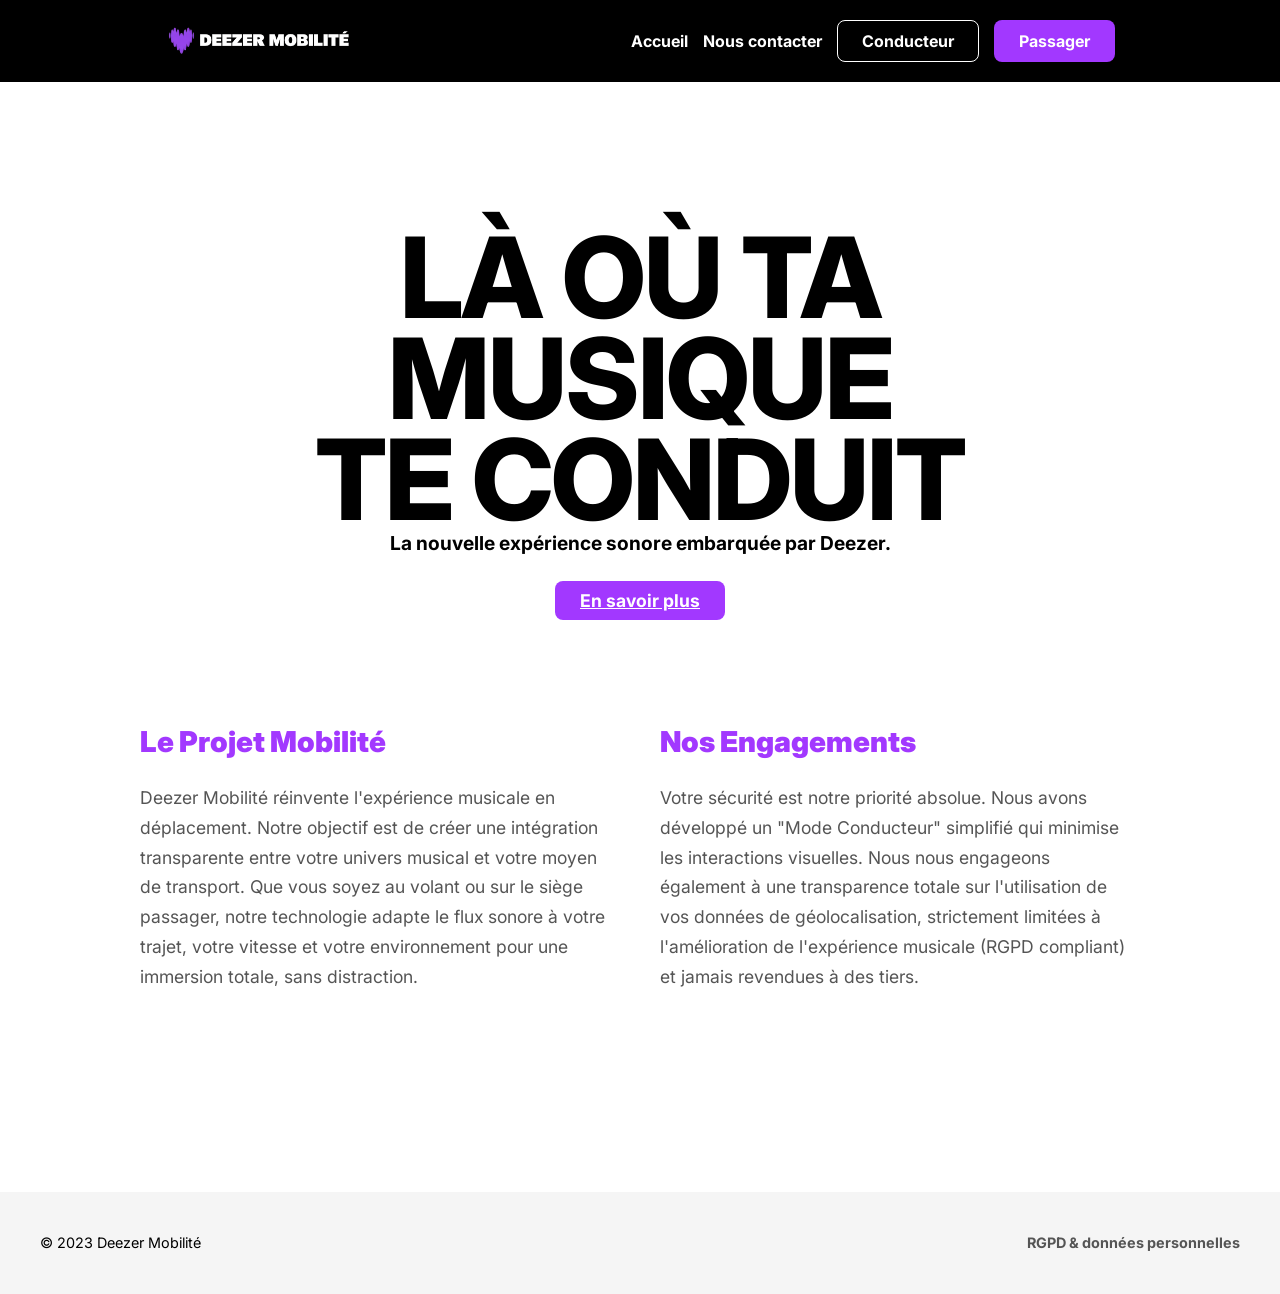
<file: Dev-Web/index.html>
<!DOCTYPE html>
<html lang="fr">
<head>
    <meta charset="UTF-8">
    <meta name="viewport" content="width=device-width, initial-scale=1.0">
    <title>Deezer | Mobilité</title>
    <link href="https://fonts.googleapis.com/css2?family=Inter:wght@400;700;900&display=swap" rel="stylesheet">
    <link rel="stylesheet" href="css/styles.css">
    <link rel="stylesheet" href="css/accueil.css">
</head>

<body>
    <header>
        <div class="logo">
            <img src="img/Logo Deezer Mobilité.png" alt="Logo Deezer Mobilité" class="logo-img">
        </div>
        <nav>
            <a href="index.html" class="lien">Accueil</a>
            <a href="nous contacter.html" class="lien">Nous contacter</a>
            <a href="conducteur.html" class="btn btn-blanc">Conducteur</a>
            <a href="passager.html" class="btn btn-violet">Passager</a>
        </nav>
    </header>

    <main>
        <section class="section-titre">
            <h1>Là où ta<br>musique<br>te conduit</h1>
            <p class="sous-titre">La nouvelle expérience sonore embarquée par Deezer.</p>
            <a href="#texte-projet" class="btn btn-violet" style="font-size: 1.1rem;">En savoir plus</a>
        </section>

        <section class="texte-projet" id="texte-projet">
            
            <article class="paragraphe">
                <h2>Le Projet Mobilité</h2>
                <p>
                    Deezer Mobilité réinvente l'expérience musicale en déplacement. 
                    Notre objectif est de créer une intégration transparente entre votre univers musical et votre moyen de transport. 
                    Que vous soyez au volant ou sur le siège passager, notre technologie adapte le flux sonore à votre trajet, 
                    votre vitesse et votre environnement pour une immersion totale, sans distraction.
                </p>
            </article>

            <article class="paragraphe">
                <h2>Nos Engagements</h2>
                <p>
                    Votre sécurité est notre priorité absolue. Nous avons développé un "Mode Conducteur" simplifié qui minimise les interactions 
                    visuelles. Nous nous engageons également à une transparence totale sur l'utilisation de vos données de géolocalisation, 
                    strictement limitées à l'amélioration de l'expérience musicale (RGPD compliant) et jamais revendues à des tiers.
                </p>
            </article>

        </section>
    </main>

    <footer>
        <div>© 2023 Deezer Mobilité</div>
        <a href="https://www.deezer.com/legal/personal-datas">RGPD & données personnelles</a>
    </footer>

</body>
</html>
</file>
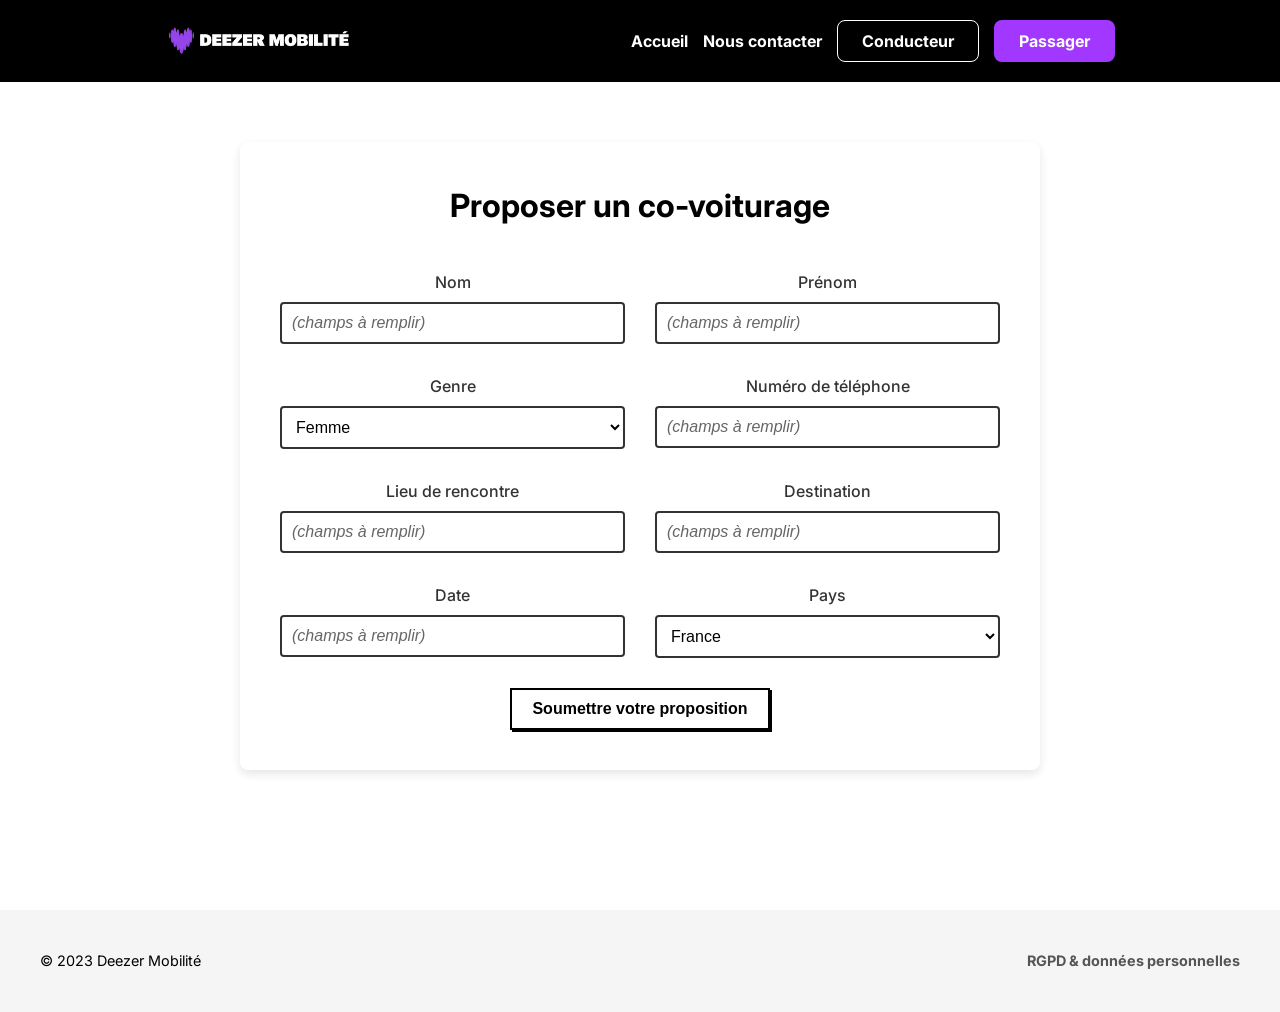
<file: Dev-Web/conducteur.html>
<!DOCTYPE html>
<html lang="fr">
<head>
    <meta charset="UTF-8">
    <meta name="viewport" content="width=device-width, initial-scale=1.0">
    <title>Proposer un co-voiturage</title>
    <link href="https://fonts.googleapis.com/css2?family=Inter:wght@400;700;900&display=swap" rel="stylesheet">
    <link rel="stylesheet" href="css/styles.css">
    <link rel="stylesheet" href="css/conducteur.css">
</head>
<body>
    <header>
        <div class="logo">
            <img src="img/Logo Deezer Mobilité.png" alt="Logo Deezer Mobilité" class="logo-img">
        </div>
        <nav>
            <a href="index.html" class="nav-link">Accueil</a>
            <a href="nous contacter.html" class="nav-link">Nous contacter</a>
            <a href="conducteur.html" class="btn btn-blanc">Conducteur</a>
            <a href="passager.html" class="btn btn-violet">Passager</a>
        </nav>
    </header>

    <main>
        <div class="formulaire">
            <h1>Proposer un co-voiturage</h1>
            
            <form action="#" method="post">
                <div class="position-formulaire">
                    
                    <div class="cellule">
                        <label for="nom">Nom</label>
                        <input type="text" id="nom" name="nom" placeholder="(champs à remplir)">
                    </div>

                    <div class="cellule">
                        <label for="prenom">Prénom</label>
                        <input type="text" id="prenom" name="prenom" placeholder="(champs à remplir)">
                    </div>

                    <div class="cellule">
                        <label for="genre">Genre</label>
                        <select id="genre" name="genre">
                            <option value="femme">Femme</option>
                            <option value="homme">Homme</option>
                            <option value="autre">Autre</option>
                        </select>
                    </div>

                    <div class="cellule">
                        <label for="telephone">Numéro de téléphone</label>
                        <input type="tel" id="telephone" name="telephone" placeholder="(champs à remplir)">
                    </div>

                    <div class="cellule">
                        <label for="lieu">Lieu de rencontre</label>
                        <input type="text" id="lieu" name="lieu" placeholder="(champs à remplir)">
                    </div>

                    <div class="cellule">
                        <label for="destination">Destination</label>
                        <input type="text" id="destination" name="destination" placeholder="(champs à remplir)">
                    </div>

                    <div class="cellule">
                        <label for="date">Date</label>
                        <input type="text" id="date" name="date" placeholder="(champs à remplir)" onfocus="(this.type='date')" onblur="(this.value==''?this.type='text':this.type='date')">
                    </div>

                    <div class="cellule">
                        <label for="pays">Pays</label>
                        <select id="pays" name="pays">
                            <option value="france">France</option>
                            <option value="royaume-uni">Royaume-Uni</option>
                            <option value="allemagne">Allemagne</option>
                        </select>
                    </div>

                </div>

                <div class="soumettre">
                    <button type="submit" class="btn-submit">Soumettre votre proposition</button>
                </div>
            </form>
        </div>
    </main>
    
    <footer>
        <div>© 2023 Deezer Mobilité</div>
        <a href="https://www.deezer.com/legal/personal-datas">RGPD & données personnelles</a>
    </footer>
</body>
</html>
</file>
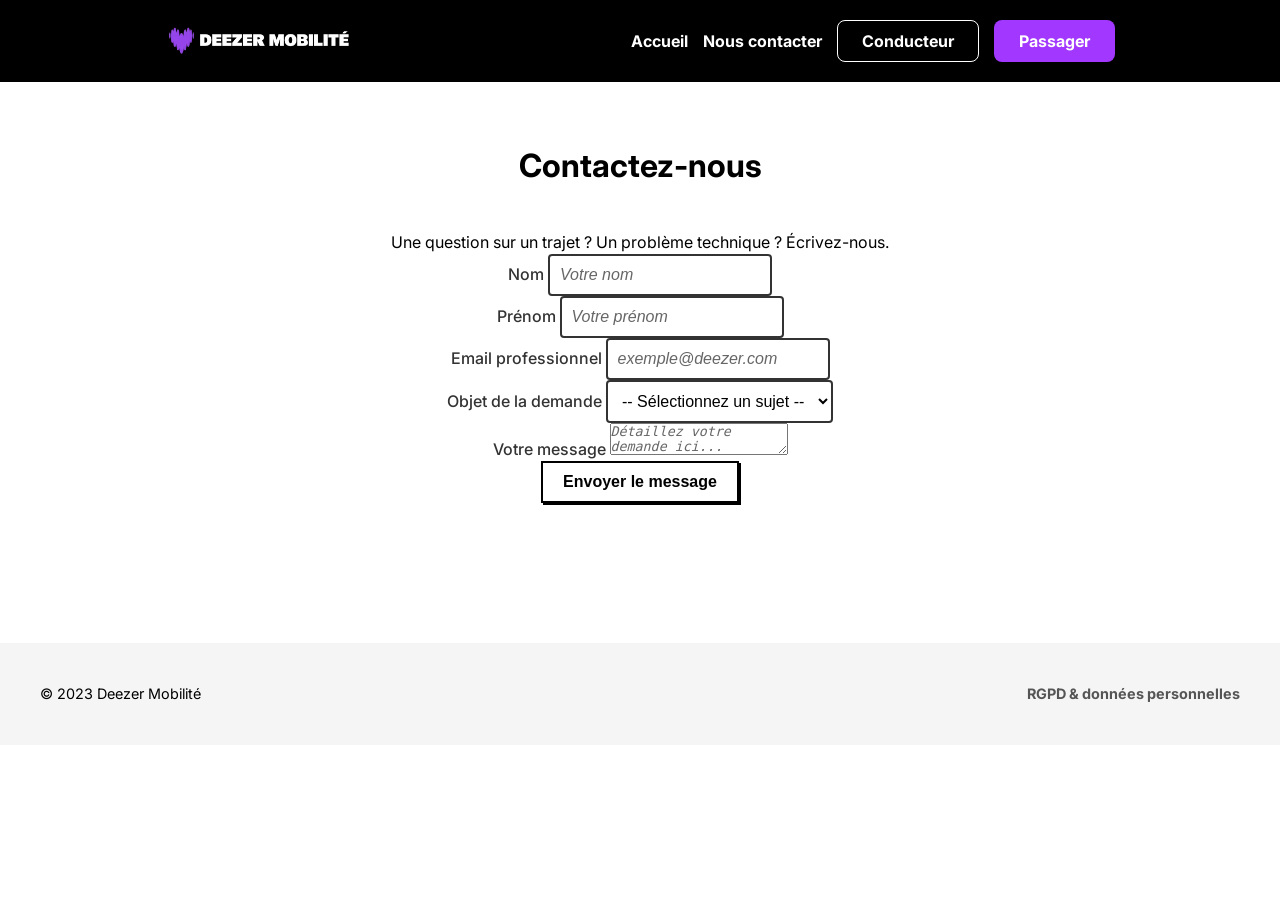
<file: Dev-Web/nous contacter.html>
<!DOCTYPE html>
<html lang="fr">
<head>
    <meta charset="UTF-8">
    <meta name="viewport" content="width=device-width, initial-scale=1.0">
    <title>Deezer | Mobilité</title>
    <link href="https://fonts.googleapis.com/css2?family=Inter:wght@400;700;900&display=swap" rel="stylesheet">
    <link rel="stylesheet" href="css/styles.css">
    <link rel="stylesheet" href="css/nous contacter.css">
</head>

<body>
    <header>
        <div class="logo">
            <img src="img/Logo Deezer Mobilité.png" alt="Logo Deezer Mobilité" class="logo-img">
        </div>
        <nav>
            <a href="index.html" class="nav-link">Accueil</a>
            <a href="nous contacter.html" class="nav-link">Nous contacter</a>
            <a href="conducteur.html" class="btn btn-blanc">Conducteur</a>
            <a href="passager.html" class="btn btn-violet">Passager</a>
        </nav>
    </header>

    <main>
        <div class="form-container">
            <h1>Contactez-nous</h1>
            <p class="form-description">Une question sur un trajet ? Un problème technique ? Écrivez-nous.</p>
            
            <form action="#" method="post">
                <div class="form-grid">
                    
                    <div class="form-group">
                        <label for="nom">Nom</label>
                        <input type="text" id="nom" name="nom" placeholder="Votre nom">
                    </div>

                    <div class="form-group">
                        <label for="prenom">Prénom</label>
                        <input type="text" id="prenom" name="prenom" placeholder="Votre prénom">
                    </div>

                    <div class="form-group full-width">
                        <label for="email">Email professionnel</label>
                        <input type="email" id="email" name="email" placeholder="exemple@deezer.com">
                    </div>

                    <div class="form-group full-width">
                        <label for="objet">Objet de la demande</label>
                        <select id="objet" name="objet">
                            <option value="">-- Sélectionnez un sujet --</option>
                            <option value="compte">Problème de compte</option>
                            <option value="trajet">Question sur un trajet</option>
                            <option value="bug">Signaler un bug</option>
                            <option value="autre">Autre</option>
                        </select>
                    </div>

                    <div class="form-group full-width">
                        <label for="message">Votre message</label>
                        <textarea id="message" name="message" placeholder="Détaillez votre demande ici..."></textarea>
                    </div>

                </div>

                <div class="submit-container">
                    <button type="submit" class="btn-submit">Envoyer le message</button>
                </div>
            </form>
        </div>
    </main>

    <footer>
        <div>© 2023 Deezer Mobilité</div>
        <a href="https://www.deezer.com/legal/personal-datas">RGPD & données personnelles</a>
    </footer>

</body>
</html>
</file>
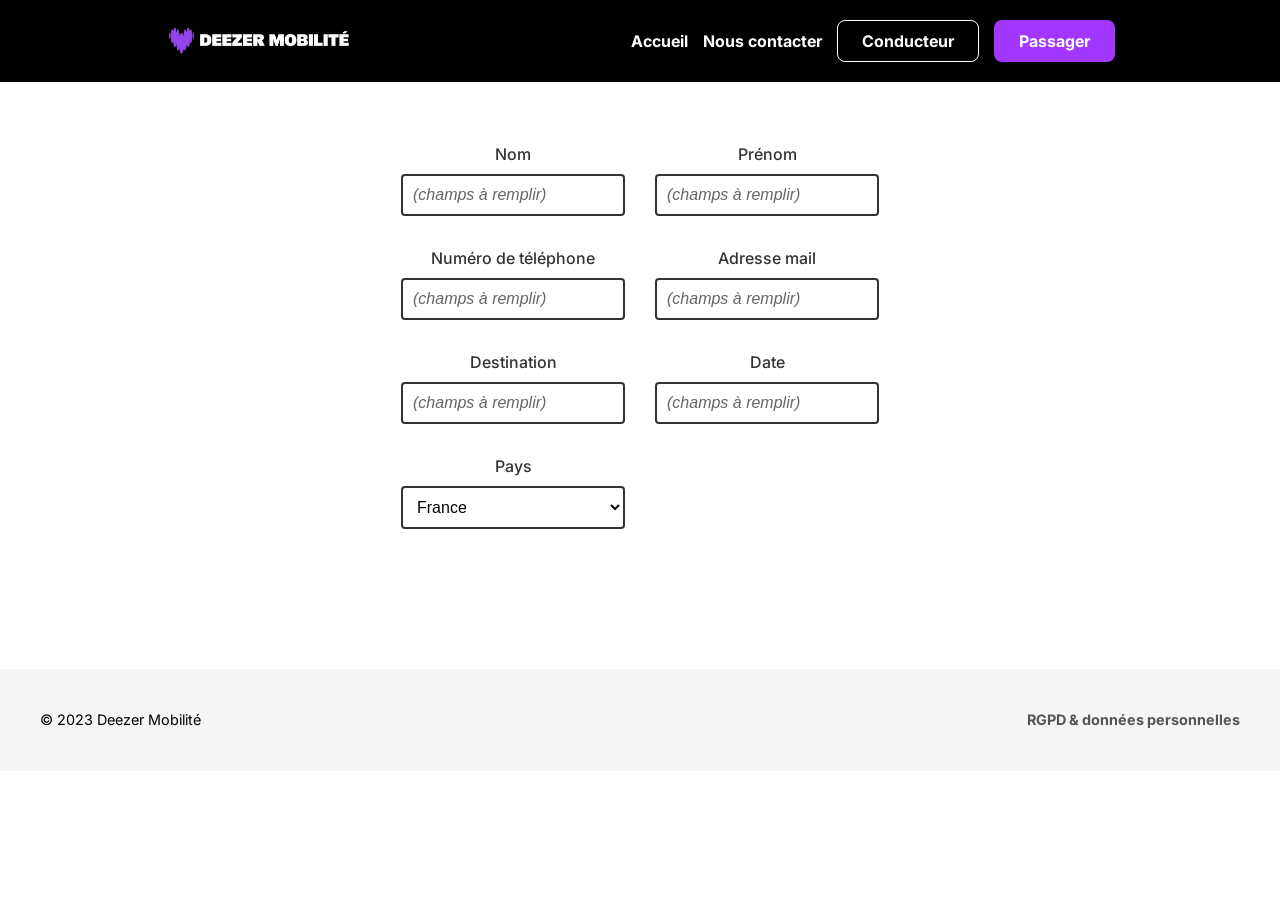
<file: Dev-Web/participer.html>
<!DOCTYPE html>
<html lang="fr">
<head>
    <meta charset="UTF-8">
    <meta name="viewport" content="width=device-width, initial-scale=1.0">
    <title>Deezer | Mobilité</title>
    <link href="https://fonts.googleapis.com/css2?family=Inter:wght@400;700;900&display=swap" rel="stylesheet">
    <link rel="stylesheet" href="css/styles.css">
    <link rel="stylesheet" href="css/participer.css">
</head>

<body>
    <header>
        <div class="logo">
            <img src="img/Logo Deezer Mobilité.png" alt="Logo Deezer Mobilité" class="logo-img">
        </div>
        <nav>
            <a href="index.html" class="lien">Accueil</a>
            <a href="nous contacter.html" class="lien">Nous contacter</a>
            <a href="conducteur.html" class="btn btn-blanc">Conducteur</a>
            <a href="passager.html" class="btn btn-violet">Passager</a>
        </nav>
    </header>

    <main>
        <form action="#" method="post">
            <div class="position-formulaire">
                
                <div class="cellule">
                    <label for="nom">Nom</label>
                    <input type="text" id="nom" name="nom" placeholder="(champs à remplir)">
                </div>

                <div class="cellule">
                    <label for="prenom">Prénom</label>
                    <input type="text" id="prenom" name="prenom" placeholder="(champs à remplir)">
                </div>

                <div class="cellule">
                    <label for="telephone">Numéro de téléphone</label>
                    <input type="tel" id="telephone" name="telephone" placeholder="(champs à remplir)">
                </div>

                <div class="cellule">
                    <label for="lieu">Adresse mail</label>
                    <input type="mail" id="mail" name="mail" placeholder="(champs à remplir)">
                </div>

                <div class="cellule">
                    <label for="destination">Destination</label>
                    <input type="text" id="destination" name="destination" placeholder="(champs à remplir)">
                </div>

                <div class="cellule">
                    <label for="date">Date</label>
                    <input type="text" id="date" name="date" placeholder="(champs à remplir)" onfocus="(this.type='date')" onblur="(this.value==''?this.type='text':this.type='date')">
                </div>

                <div class="cellule">
                    <label for="pays">Pays</label>
                    <select id="pays" name="pays">
                        <option value="france">France</option>
                        <option value="royaume-uni">Royaume-Uni</option>
                        <option value="allemagne">Allemagne</option>
                    </select>
                </div>
            </div>
        </div>
    </main>

    <footer>
        <div>© 2023 Deezer Mobilité</div>
        <a href="https://www.deezer.com/legal/personal-datas">RGPD & données personnelles</a>
    </footer>

</body>
</html>
</file>
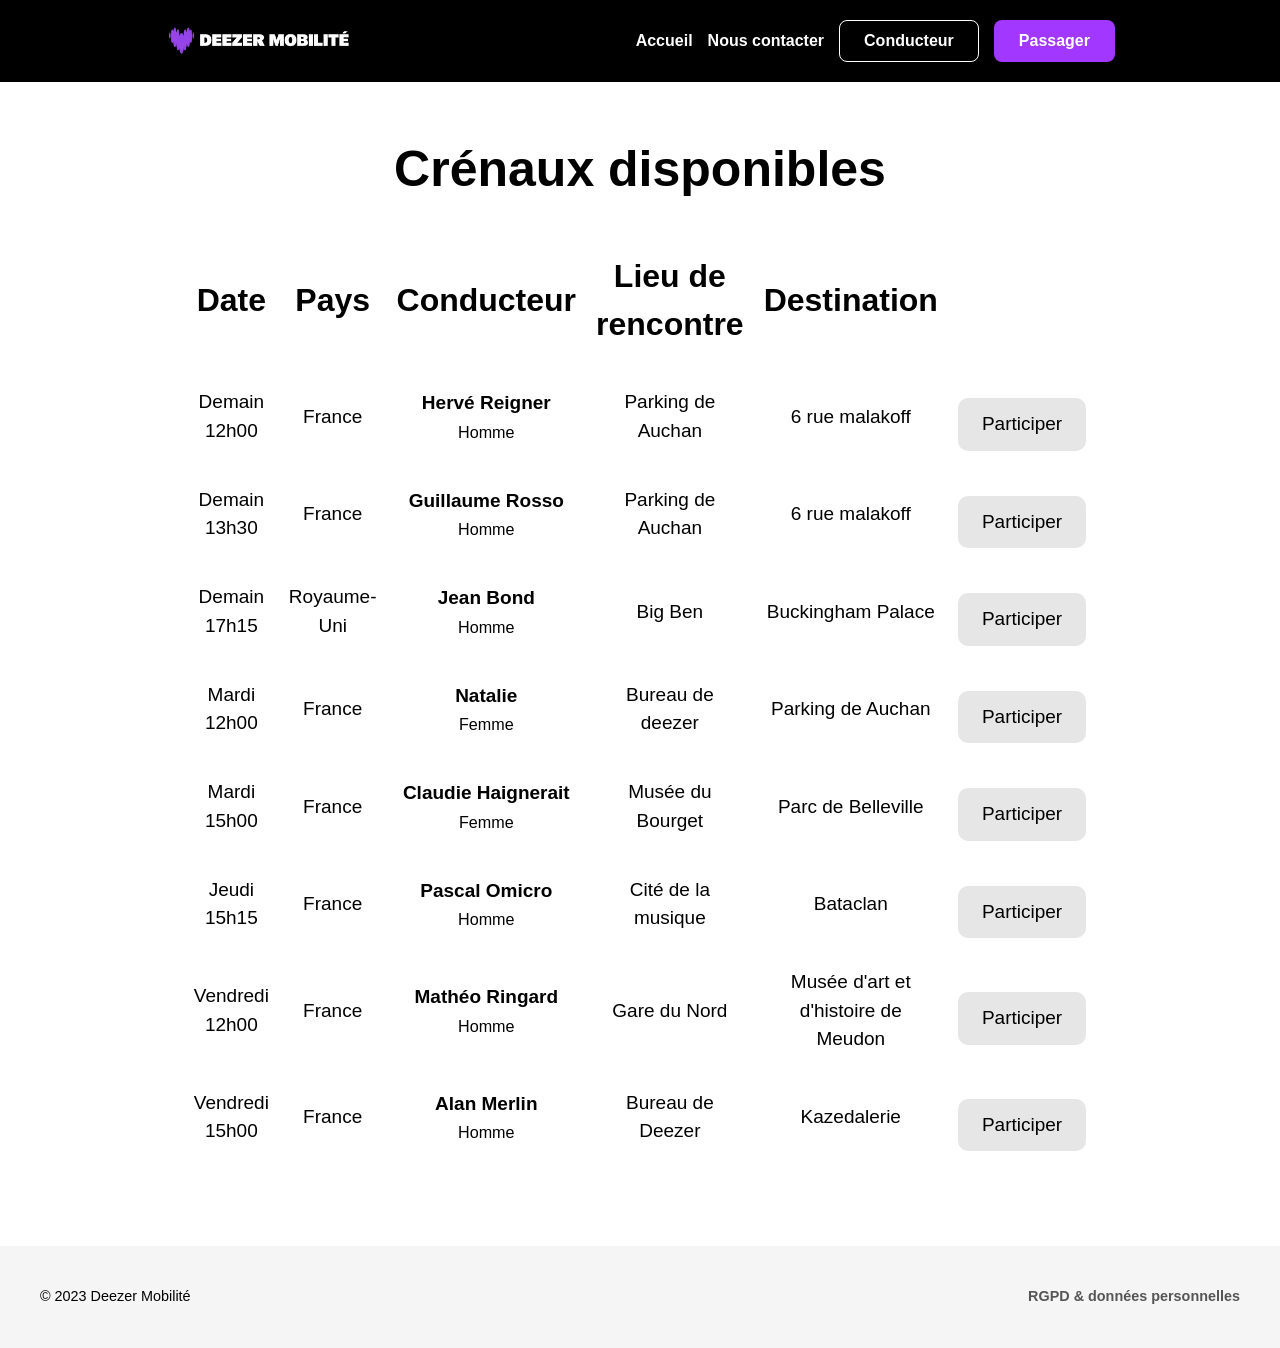
<file: Dev-Web/passager.html>
<!DOCTYPE html>
<html>
<head>
    <meta charset="UTF-8">
    <meta name="viewport" content="width=device-width, initial-scale=1.0">
    <title>Chercher un co-voiturage</title>
    <link rel="stylesheet" href="css/styles.css">
    <link rel="stylesheet" href="css/passager.css">
</head>
<body>
 <header>
    <div class="logo">
      <img src="img/Logo Deezer Mobilité.png" alt="Logo Deezer Mobilité" class="logo-img">
    </div>
    <nav>
      <a href="index.html" class="nav-link">Accueil</a>
      <a href="nous contacter.html" class="nav-link">Nous contacter</a>
      <a href="conducteur.html" class="btn btn-blanc">Conducteur</a>
      <a href="passager.html" class="btn btn-violet">Passager</a>
    </nav>
  </header>

  <main>
    <h1 class="titre">Crénaux disponibles</h1>
    <table>
      <thead>
        <tr>
          <td>Date</td>
          <td>Pays</td>
          <td>Conducteur</td>
          <td>Lieu de rencontre</td>
          <td>Destination</td>
        </tr>
      </thead>
      <tr>
        <td>Demain 12h00</td>
        <td>France</td>
        <td>
          <span class="nom">Hervé Reigner</span>
          <span class="genre">Homme</span>
        </td>
        <td>Parking de Auchan</td>
        <td>6 rue malakoff</td>
        <td><a href="participer.html" class="bouton">Participer</a></td>
      </tr>
      <tr>
        <td>Demain 13h30</td>
        <td>France</td>
        <td>
          <span class="nom">Guillaume Rosso</span>
          <span class="genre">Homme</span>
        </td>
        <td>Parking de Auchan</td>
        <td>6 rue malakoff</td>
        <td><a href="participer.html" class="bouton">Participer</a></td>
      </tr>
      <tr>
        <td>Demain 17h15</td>
        <td>Royaume-Uni</td>
        <td>
          <span class="nom">Jean Bond</span>
          <span class="genre">Homme</span>
        </td>
        <td>Big Ben</td>
        <td>Buckingham Palace</td>
        <td><a href="participer.html" class="bouton">Participer</a></td>
      </tr>
      <tr>
        <td>Mardi 12h00</td>
        <td>France</td>
        <td>
          <span class="nom">Natalie</span>
          <span class="genre">Femme</span>
        </td>
        <td>Bureau de deezer</td>
        <td>Parking de Auchan</td>
        <td><a href="participer.html" class="bouton">Participer</a></td>
      </tr>
      <tr>
        <td>Mardi 15h00</td>
        <td>France</td>
        <td>
          <span class="nom">Claudie Haignerait</span>
          <span class="genre">Femme</span>
        </td>
        <td>Musée du Bourget</td>
        <td>Parc de Belleville</td>
        <td><a href="participer.html" class="bouton">Participer</a></td>
      </tr>
      <tr>
        <td>Jeudi 15h15</td>
        <td>France</td>
        <td>
          <span class="nom">Pascal Omicro</span>
          <span class="genre">Homme</span>
        </td>
        <td>Cité de la musique</td>
        <td>Bataclan</td>
        <td><a href="participer.html" class="bouton">Participer</a></td>
      </tr>
      <tr>
        <td>Vendredi 12h00</td>
        <td>France</td>
        <td>
          <span class="nom">Mathéo Ringard</span>
          <span class="genre">Homme</span>
        </td>
        <td>Gare du Nord</td>
        <td>Musée d'art et d'histoire de Meudon</td>
        <td><a href="participer.html" class="bouton">Participer</a></td>
      </tr>
      <tr>
        <td>Vendredi 15h00</td>
        <td>France</td>
        <td>
          <span class="nom">Alan Merlin</span>
          <span class="genre">Homme</span>
        </td>
        <td>Bureau de Deezer</td>
        <td>Kazedalerie</td>
        <td><a href="participer.html" class="bouton">Participer</a></td>
      </tr>
    </table>
  </main>

  <footer>
    <div>© 2023 Deezer Mobilité</div>
    <a href="https://www.deezer.com/legal/personal-datas">RGPD & données personnelles</a>
  </footer>
</body>
</html>
</file>
<file: Dev-Web/css/styles.css>
* {
    margin: 0;
    padding: 0;
    box-sizing: border-box;
}

body {
    font-family: 'Inter', sans-serif;
    background-color: #FFFFFF;
    color: #000000;
    line-height: 1.5;
    min-height: 100vh;
}

header {
    display: flex;
    justify-content: space-between;
    align-items: center;
    padding: 20px 165px;
    background-color: #000000; 
    color: #FFFFFF;
    position: sticky;
    top: 0;
    z-index: 100;
}

.logo {
    display: flex;
    align-items: center;
}
       
.logo-img {
    height: 40px; 
    width: auto;  
    display: block;
}
      
nav {
    display: flex;
    gap: 15px;
    align-items: center;
}

nav a {
    text-decoration: none;
    color: #FFFFFF;
    font-weight: 700;
    font-size: 16px;
}

.lien {
    border: none;
}
       
.lien:hover {
    opacity: 0.7;
}

.btn {
    padding: 8px 24px;
    border-radius: 8px;
    font-weight: 700;
    font-size: 16px;
    border: 1px solid transparent;
}

.btn-blanc {
    border-color: #FFFFFF;
    color: #FFFFFF;
    background: transparent;
}

.btn-blanc:hover {
    background-color: rgba(255,255,255,0.1);
}

.btn-violet {
    background-color: #A238FF;
    color: #FFFFFF;
}

footer {
    margin-top: 80px;
    padding: 40px;
    background-color: #F5F5F5; /* Gris très clair */
    color: var(--deezer-text-dark);
    display: flex;
    justify-content: space-between;
    align-items: center;
    font-size: 0.9rem;
}

footer a {
    color: #555;
    text-decoration: none;
    font-weight: 700;
}
</file>
<file: Dev-Web/css/accueil.css>
main {
    max-width: 1200px;
    margin: 0 auto;
    padding: 120px 20px;
    display: flex;
    flex-direction: column;
    align-items: center;
    text-align: center;
}

.section-titre {
    padding: 25px 80px;
    margin-bottom: 80px;
    max-width: 900px;
}

.section-titre h1 {
    font-size: 7em;
    font-weight: 800;
    text-transform: uppercase;
    line-height: 0.9;
    max-width: 900px;
    letter-spacing: -2px;
    color: #000000;
}

.sous-titre {
    font-size: 1.2rem;
    font-weight: 700;
    margin-bottom: 30px;
}

.texte-projet {
    display: grid;
    grid-template-columns: 1fr 1fr;
    gap: 40px;
    width: 100%;
    text-align: left;
    max-width: 1000px;
}

.paragraphe h2 {
    font-size: 1.8rem;
    font-weight: 900;
    margin-bottom: 20px;
    color: #A238FF; 
}

.paragraphe p {
    font-size: 1.1rem;
    color: #555;
    line-height: 1.7;
}
</file>
<file: Dev-Web/css/conducteur.css>
main {
    max-width: 1200px;
    margin: 0 auto;
    padding: 60px 20px;
    display: flex;
    flex-direction: column;
    align-items: center;
    text-align: center;
}

.formulaire {
    background-color: white;
    padding: 40px;
    border-radius: 8px;
    box-shadow: 0 4px 10px rgba(0,0,0,0.1);
    max-width: 800px;
    width: 100%;
}

h1 {
    text-align: center;
    color: #000;
    margin-bottom: 40px;
    font-weight: bold;
}

.position-formulaire {
    display: grid;
    grid-template-columns: 1fr 1fr;
    gap: 30px; 
}

.cellule {
    display: flex;
    flex-direction: column;
}

label {
    margin-bottom: 8px;
    font-weight: 500;
    color: #333;
}

input, select {
    padding: 10px;
    border: 2px solid #333; 
    border-radius: 4px;
    font-size: 16px;
    background-color: #fff;
}

::placeholder {
    color: #666;
    font-style: italic;
}

.soumettre {
    margin-top: 30px;
}

button {
    background-color: #fff;
    color: #000;
    border: 2px solid #000;
    padding: 10px 20px;
    font-size: 16px;
    font-weight: bold;
    cursor: pointer;
    box-shadow: 2px 2px 0px #000; 
    transition: all 0.2s;
}

button:active {
    box-shadow: 0px 0px 0px #000;
    transform: translateY(2px);
}
</file>
<file: Dev-Web/css/nous contacter.css>
main {
    max-width: 1200px;
    margin: 0 auto;
    padding: 60px 20px;
    display: flex;
    flex-direction: column;
    align-items: center;
    text-align: center;
}

.formulaire {
    background-color: white;
    padding: 40px;
    border-radius: 8px;
    box-shadow: 0 4px 10px rgba(0,0,0,0.1);
    max-width: 800px;
    width: 100%;
}

h1 {
    text-align: center;
    color: #000;
    margin-bottom: 40px;
    font-weight: bold;
}

.position-formulaire {
    display: grid;
    grid-template-columns: 1fr 1fr;
    gap: 30px; 
}

.cellule {
    display: flex;
    flex-direction: column;
}

label {
    margin-bottom: 8px;
    font-weight: 500;
    color: #333;
}

input, select {
    padding: 10px;
    border: 2px solid #333; 
    border-radius: 4px;
    font-size: 16px;
    background-color: #fff;
}

::placeholder {
    color: #666;
    font-style: italic;
}

.soumettre {
    margin-top: 30px;
}

button {
    background-color: #fff;
    color: #000;
    border: 2px solid #000;
    padding: 10px 20px;
    font-size: 16px;
    font-weight: bold;
    cursor: pointer;
    box-shadow: 2px 2px 0px #000; 
    transition: all 0.2s;
}

button:active {
    box-shadow: 0px 0px 0px #000;
    transform: translateY(2px);
}
</file>
<file: Dev-Web/css/participer.css>
main {
    max-width: 1200px;
    margin: 0 auto;
    padding: 60px 20px;
    display: flex;
    flex-direction: column;
    align-items: center;
    text-align: center;
}

.formulaire {
    background-color: white;
    padding: 40px;
    border-radius: 8px;
    box-shadow: 0 4px 10px rgba(0,0,0,0.1);
    max-width: 800px;
    width: 100%;
}

h1 {
    text-align: center;
    color: #000;
    margin-bottom: 40px;
    font-weight: bold;
}

.position-formulaire {
    display: grid;
    grid-template-columns: 1fr 1fr;
    gap: 30px; 
}

.cellule {
    display: flex;
    flex-direction: column;
}

label {
    margin-bottom: 8px;
    font-weight: 500;
    color: #333;
}

input, select {
    padding: 10px;
    border: 2px solid #333; 
    border-radius: 4px;
    font-size: 16px;
    background-color: #fff;
}

::placeholder {
    color: #666;
    font-style: italic;
}

.soumettre {
    margin-top: 30px;
}

button {
    background-color: #fff;
    color: #000;
    border: 2px solid #000;
    padding: 10px 20px;
    font-size: 16px;
    font-weight: bold;
    cursor: pointer;
    box-shadow: 2px 2px 0px #000; 
    transition: all 0.2s;
}

button:active {
    box-shadow: 0px 0px 0px #000;
    transform: translateY(2px);
}
</file>
<file: Dev-Web/css/passager.css>
main{
    padding-top: 50px;
}

h1 {
    text-align: center;
    margin-bottom: 30px;
    font-size: 50px;
}
.nom {
    font-weight: bold;
    display: block;   
}

.genre {
    font-size: 0.85em;    
    display: block;
    margin-top: 2px;
}

table {
    margin:auto ;
    width: 50%;
    border-collapse: collapse;
    margin-top: 20px;
    border-radius: 1cm;
    text-align: center;
}

thead tr td {
    font-size: 32px;      
    font-weight: bolder;    
    padding-bottom: 20px; 
    color: black;    
}


td {
    font-size: 19px;     
    padding: 15px 10px;
}

td a {
    display: flex;
    gap: 20px;
    flex-wrap: wrap;
    margin-top: 15px;
    padding: 12px 24px;
    background-color:#E6E6E6;
    border-radius: 10px;
    text-decoration: none;
    color: black;
    width: fit-content;

}

td a:hover{
background-color: wheat;
transition: background-color 0.3s;

}
</file>
